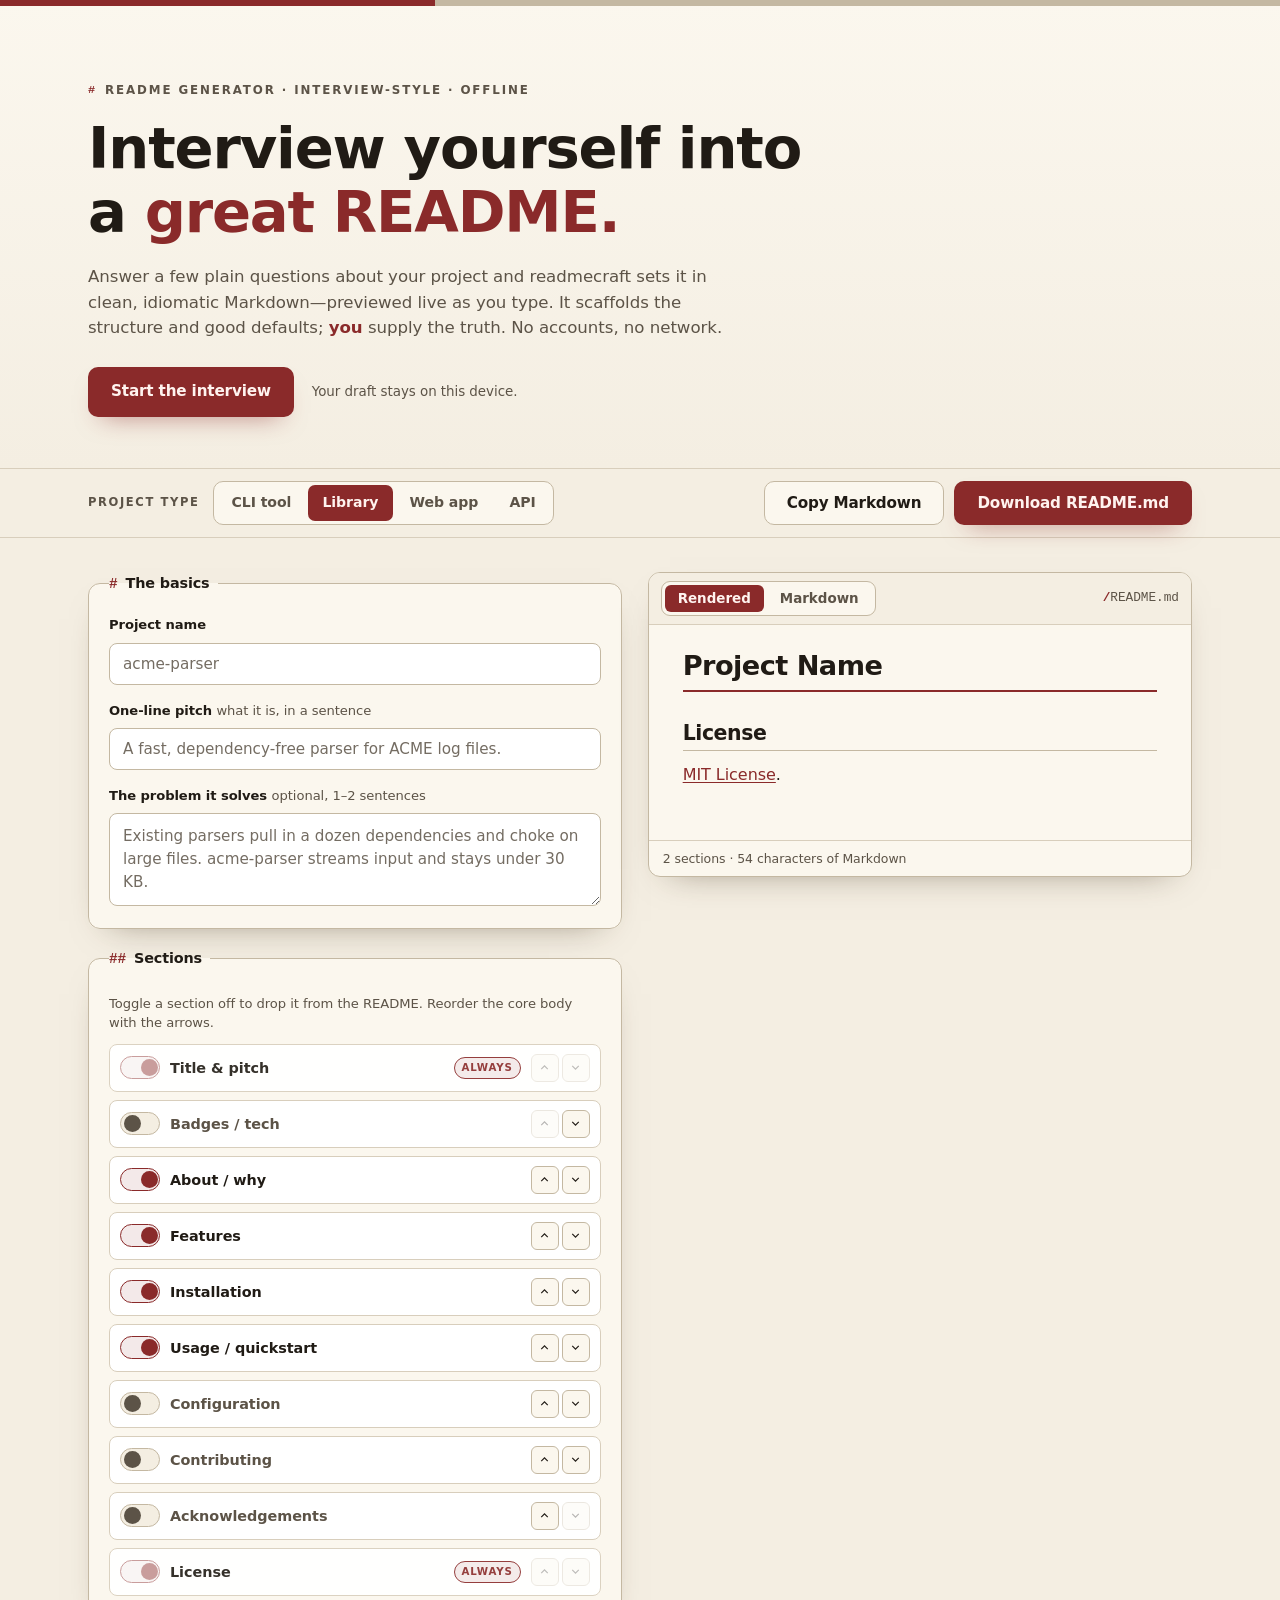
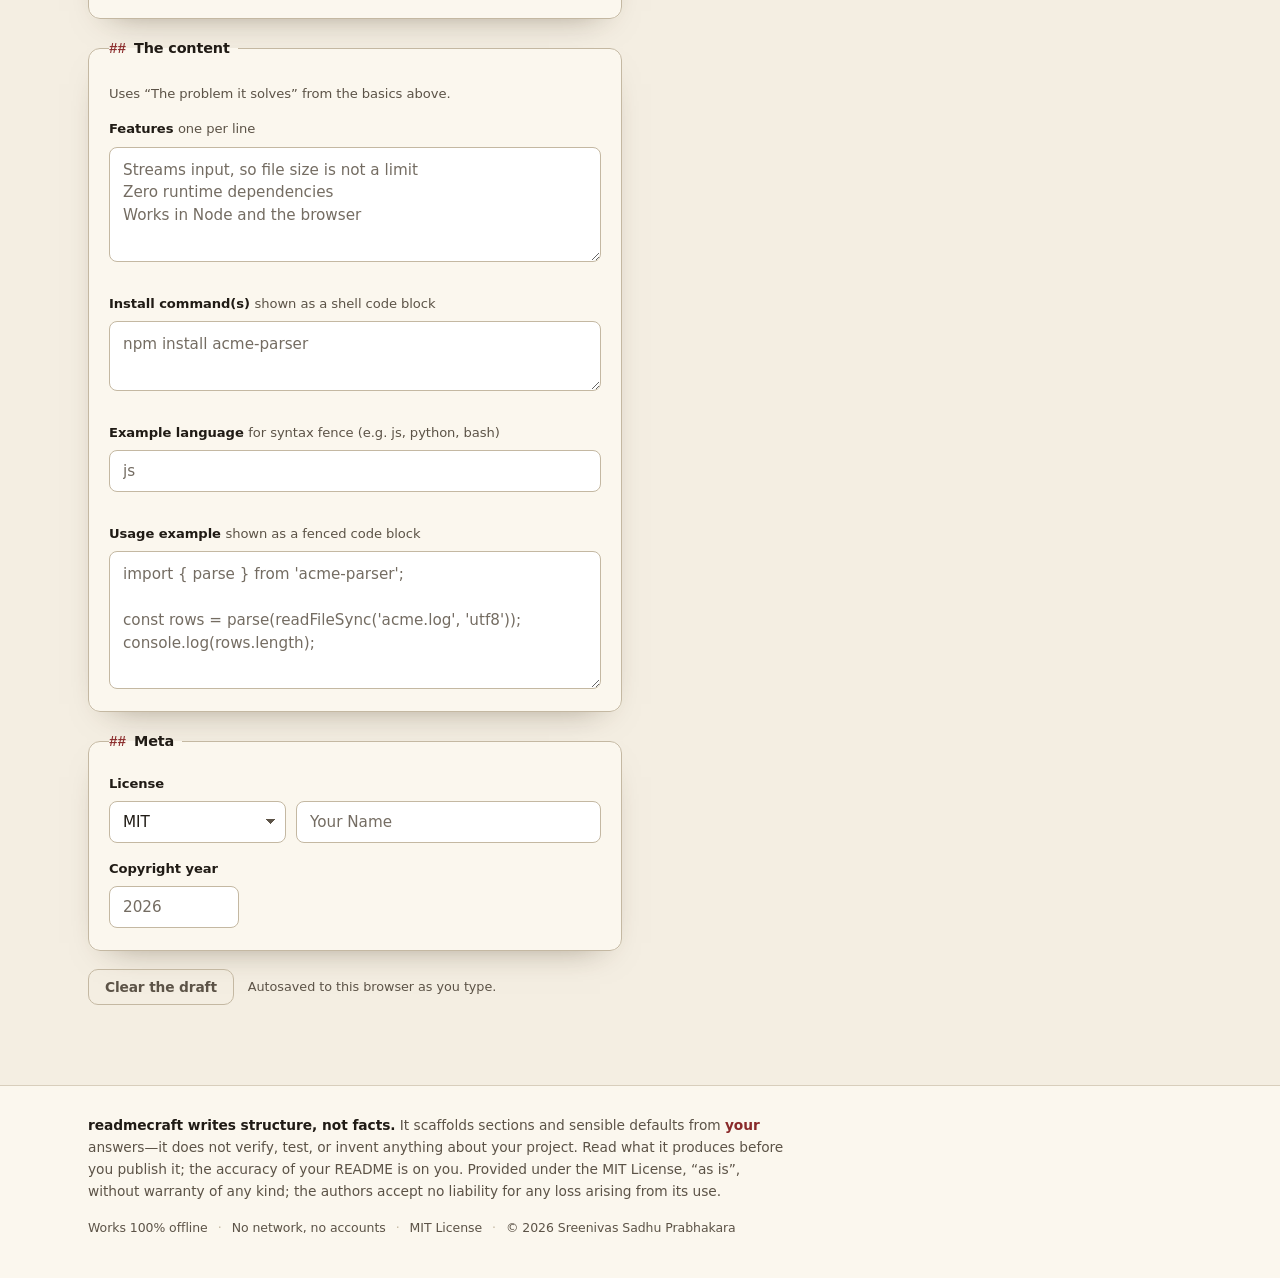
<file: index.html>
<!doctype html>
<html lang="en">
<head>
  <meta charset="utf-8">
  <meta name="viewport" content="width=device-width, initial-scale=1">
  <meta http-equiv="Content-Security-Policy" content="default-src 'self'; connect-src 'none'; img-src 'self' data:; base-uri 'none'; form-action 'none'; frame-ancestors 'none'; object-src 'none'">
  <title>readmecraft — interview yourself into a great README</title>
  <meta name="description" content="Answer a few plain questions about your project and readmecraft writes a clean, idiomatic README.md — live preview, copy or download, works fully offline. Your answers never leave your device.">
  <meta name="color-scheme" content="light dark">
  <link rel="canonical" href="https://sreenivas-sadhu-prabhakara.github.io/readmecraft/">
  <meta name="robots" content="index, follow, max-image-preview:large">
  <meta name="author" content="Sreenivas Sadhu Prabhakara">
  <meta name="keywords" content="README generator, README.md template, how to write a README, markdown README, project README example, README maker, open source README, README sections, offline README generator, github readme">
  <meta name="theme-color" content="#F4EEE2" media="(prefers-color-scheme: light)">
  <meta name="theme-color" content="#181410" media="(prefers-color-scheme: dark)">

  <!-- Open Graph -->
  <meta property="og:type" content="website">
  <meta property="og:site_name" content="readmecraft">
  <meta property="og:title" content="readmecraft — interview yourself into a great README">
  <meta property="og:description" content="Answer a few plain questions about your project and readmecraft writes a clean, idiomatic README.md — live preview, copy or download, works fully offline.">
  <meta property="og:url" content="https://sreenivas-sadhu-prabhakara.github.io/readmecraft/">
  <meta property="og:locale" content="en_US">
  <meta property="og:image" content="https://sreenivas-sadhu-prabhakara.github.io/readmecraft/og-image.png">
  <meta property="og:image:width" content="1200">
  <meta property="og:image:height" content="630">
  <meta property="og:image:alt" content="readmecraft — interview yourself into a great README">

  <!-- Twitter -->
  <meta name="twitter:card" content="summary_large_image">
  <meta name="twitter:title" content="readmecraft — interview yourself into a great README">
  <meta name="twitter:description" content="Answer a few plain questions about your project and readmecraft writes a clean, idiomatic README.md — live preview, copy or download, works fully offline.">
  <meta name="twitter:image" content="https://sreenivas-sadhu-prabhakara.github.io/readmecraft/og-image.png">
  <meta name="twitter:image:alt" content="readmecraft — interview yourself into a great README">

  <link rel="stylesheet" href="styles.css">
  <link rel="icon" href="favicon.svg" type="image/svg+xml">
  <link rel="apple-touch-icon" href="apple-touch-icon.png">
  <link rel="manifest" href="manifest.webmanifest">

  <!-- Structured data (data block; not affected by script-src) -->
  <script type="application/ld+json">
  {
    "@context": "https://schema.org",
    "@type": "WebApplication",
    "name": "readmecraft",
    "description": "An interview-style README generator that turns plain answers about your project into a clean, idiomatic README.md with a live preview. Copy or download the Markdown. Private and works fully offline.",
    "url": "https://sreenivas-sadhu-prabhakara.github.io/readmecraft/",
    "applicationCategory": "DeveloperApplication",
    "operatingSystem": "Any (modern web browser)",
    "browserRequirements": "Requires a modern web browser with JavaScript enabled.",
    "isAccessibleForFree": true,
    "offers": { "@type": "Offer", "price": "0", "priceCurrency": "USD" },
    "license": "https://opensource.org/licenses/MIT",
    "author": { "@type": "Person", "name": "Sreenivas Sadhu Prabhakara" },
    "softwareVersion": "0.1.0",
    "featureList": [
      "Interview-style form with sensible section defaults",
      "Project-type presets: CLI tool, library, web app, API",
      "Live Markdown preview rendered as you type",
      "Toggle sections on and off, reorder the core ones",
      "Copy Markdown or download a real README.md",
      "Draft saved locally; runs 100% offline in your browser"
    ]
  }
  </script>
  <script type="application/ld+json">
  {
    "@context": "https://schema.org",
    "@type": "FAQPage",
    "mainEntity": [
      {
        "@type": "Question",
        "name": "Does readmecraft write my README for me?",
        "acceptedAnswer": {
          "@type": "Answer",
          "text": "It scaffolds the structure and supplies good defaults, but you supply the facts. readmecraft turns your answers into clean, idiomatic Markdown — it never invents claims about your project, so what it exports is only as true as what you type in."
        }
      },
      {
        "@type": "Question",
        "name": "Is my project information sent anywhere?",
        "acceptedAnswer": {
          "@type": "Answer",
          "text": "No. readmecraft runs entirely in your browser and a strict Content-Security-Policy blocks all network requests. Your draft is saved only in your browser's local storage, on your own device."
        }
      },
      {
        "@type": "Question",
        "name": "What do I get out of it?",
        "acceptedAnswer": {
          "@type": "Answer",
          "text": "A real README.md file. Preview it live, copy the Markdown to your clipboard, or download the file directly — no build step, no account, and it works offline."
        }
      }
    ]
  }
  </script>
</head>
<body>
  <a class="skip-link" href="#workshop">Skip to the editor</a>

  <!-- ============ HERO ============ -->
  <header class="hero" id="top">
    <div class="hero__rule" aria-hidden="true"></div>
    <div class="hero__inner">
      <p class="eyebrow"><span class="hash">#</span> README generator &middot; interview-style &middot; offline</p>
      <h1 class="hero__title">Interview yourself into a <span class="hero__accent">great README.</span></h1>
      <p class="hero__lede">
        Answer a few plain questions about your project and readmecraft sets it in clean,
        idiomatic Markdown&mdash;previewed live as you type. It scaffolds the structure and good
        defaults; <em>you</em> supply the truth. No accounts, no network.
      </p>
      <div class="hero__cta">
        <a class="btn btn--primary" href="#workshop">Start the interview</a>
        <span class="hero__note">Your draft stays on this device.</span>
      </div>
    </div>
  </header>

  <main>
    <!-- ============ TOOLBAR ============ -->
    <section class="toolbar" id="workshop" aria-label="Preset and actions">
      <div class="toolbar__inner">
        <div class="toolbar__presets">
          <span class="toolbar__label" id="presetLabel">Project type</span>
          <div class="segmented" role="radiogroup" aria-labelledby="presetLabel">
            <label class="seg"><input type="radio" name="preset" value="cli"><span>CLI tool</span></label>
            <label class="seg"><input type="radio" name="preset" value="library" checked><span>Library</span></label>
            <label class="seg"><input type="radio" name="preset" value="webapp"><span>Web app</span></label>
            <label class="seg"><input type="radio" name="preset" value="api"><span>API</span></label>
          </div>
        </div>
        <div class="toolbar__actions">
          <button type="button" class="btn btn--ghost" id="copyBtn" data-copy-label="Copy Markdown">Copy Markdown</button>
          <button type="button" class="btn btn--primary" id="downloadBtn">Download README.md</button>
        </div>
      </div>
    </section>

    <div class="workspace">
      <!-- ============ THE INTERVIEW ============ -->
      <form class="interview" id="interview" novalidate aria-label="README interview">
        <fieldset class="panel">
          <legend class="panel__legend"><span class="hash">#</span> The basics</legend>
          <div class="field">
            <label for="name">Project name</label>
            <input type="text" id="name" name="name" autocomplete="off" spellcheck="false" placeholder="acme-parser">
          </div>
          <div class="field">
            <label for="tagline">One-line pitch <span class="field__sub">what it is, in a sentence</span></label>
            <input type="text" id="tagline" name="tagline" autocomplete="off" placeholder="A fast, dependency-free parser for ACME log files.">
          </div>
          <div class="field">
            <label for="problem">The problem it solves <span class="field__sub">optional, 1&ndash;2 sentences</span></label>
            <textarea id="problem" name="problem" rows="3" placeholder="Existing parsers pull in a dozen dependencies and choke on large files. acme-parser streams input and stays under 30 KB."></textarea>
          </div>
        </fieldset>

        <fieldset class="panel">
          <legend class="panel__legend"><span class="hash">##</span> Sections</legend>
          <p class="panel__hint">Toggle a section off to drop it from the README. Reorder the core body with the arrows.</p>
          <ul class="sections" id="sections" aria-label="README sections"></ul>
        </fieldset>

        <fieldset class="panel" id="contentPanel">
          <legend class="panel__legend"><span class="hash">##</span> The content</legend>
          <div class="fields" id="contentFields"></div>
        </fieldset>

        <fieldset class="panel">
          <legend class="panel__legend"><span class="hash">##</span> Meta</legend>
          <div class="field">
            <label for="license">License</label>
            <div class="row">
              <select id="license" name="license">
                <option value="MIT">MIT</option>
                <option value="Apache-2.0">Apache-2.0</option>
                <option value="GPL-3.0">GPL-3.0</option>
                <option value="BSD-3-Clause">BSD-3-Clause</option>
                <option value="MPL-2.0">MPL-2.0</option>
                <option value="Unlicense">The Unlicense</option>
                <option value="none">No license stated</option>
              </select>
              <input type="text" id="author" name="author" autocomplete="off" placeholder="Your Name" aria-label="Copyright holder">
            </div>
          </div>
          <div class="field">
            <label for="year">Copyright year</label>
            <input type="text" id="year" name="year" inputmode="numeric" autocomplete="off" placeholder="2026" class="input--short">
          </div>
        </fieldset>

        <div class="interview__reset">
          <button type="button" class="btn btn--quiet" id="resetBtn">Clear the draft</button>
          <span class="interview__note">Autosaved to this browser as you type.</span>
        </div>
      </form>

      <!-- ============ PREVIEW ============ -->
      <section class="preview" aria-label="README preview">
        <div class="preview__bar">
          <div class="preview__tabs" role="tablist" aria-label="Preview mode">
            <button type="button" class="tab is-active" id="tabRendered" role="tab" aria-selected="true" aria-controls="paneRendered">Rendered</button>
            <button type="button" class="tab" id="tabSource" role="tab" aria-selected="false" aria-controls="paneSource">Markdown</button>
          </div>
          <span class="preview__file"><span class="hash">/</span>README.md</span>
        </div>
        <div class="preview__scroll">
          <article class="md" id="paneRendered" role="tabpanel" aria-labelledby="tabRendered"></article>
          <pre class="src" id="paneSource" role="tabpanel" aria-labelledby="tabSource" hidden tabindex="0"><code id="srcCode"></code></pre>
        </div>
        <p class="preview__status" id="status" role="status" aria-live="polite"></p>
      </section>
    </div>
  </main>

  <!-- ============ FOOTER ============ -->
  <footer class="foot">
    <div class="foot__inner">
      <p class="foot__disclaimer">
        <strong>readmecraft writes structure, not facts.</strong> It scaffolds sections and
        sensible defaults from <em>your</em> answers&mdash;it does not verify, test, or invent
        anything about your project. Read what it produces before you publish it; the accuracy of
        your README is on you. Provided under the MIT License, &ldquo;as is&rdquo;, without warranty
        of any kind; the authors accept no liability for any loss arising from its use.
      </p>
      <p class="foot__meta">
        <span>Works 100% offline</span><span class="foot__dot">&middot;</span>
        <span>No network, no accounts</span><span class="foot__dot">&middot;</span>
        <span>MIT&nbsp;License</span><span class="foot__dot">&middot;</span>
        <span>&copy; 2026 Sreenivas&nbsp;Sadhu&nbsp;Prabhakara</span>
      </p>
    </div>
  </footer>

  <script src="app.js" defer></script>
</body>
</html>
</file>
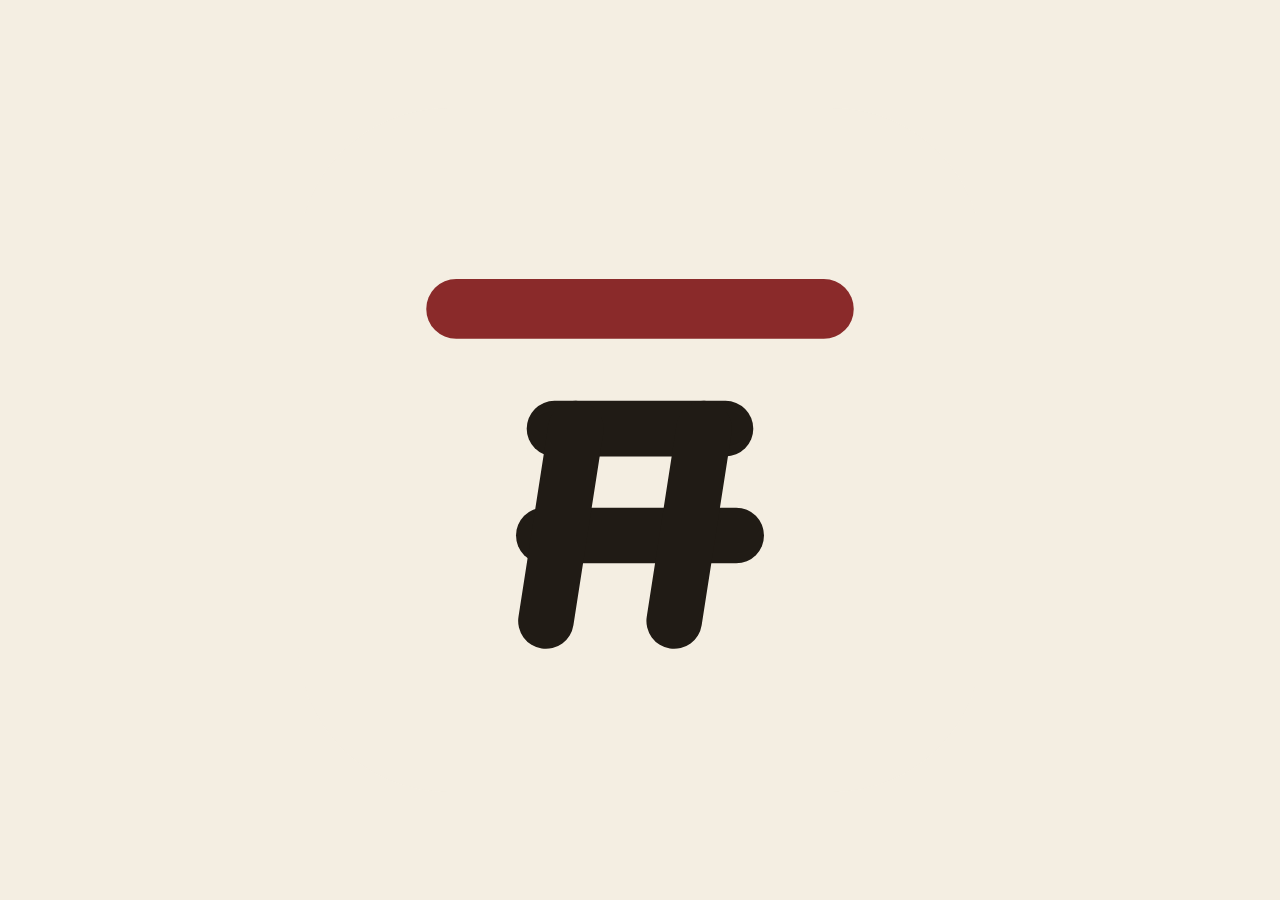
<file: assets/icon.html>
<!doctype html>
<html lang="en">
<head>
<meta charset="utf-8">
<style>
  * { box-sizing: border-box; margin: 0; padding: 0; }
  html, body { width: 100%; height: 100%; overflow: hidden; background: #F4EEE2; }
  body { display: grid; place-items: center; }
  /* 12% safe padding on each side -> mark fills the middle 76vmin */
  .mark { width: 76vmin; height: 76vmin; display: block; }
</style>
</head>
<body>
  <svg class="mark" viewBox="0 0 32 32" aria-hidden="true">
    <rect width="32" height="32" rx="7" fill="#F4EEE2"/>
    <rect x="6" y="8" width="20" height="2.8" rx="1.4" fill="#8A2A2A"/>
    <g fill="none" stroke="#201B15" stroke-width="2.6" stroke-linecap="round">
      <path d="M12 15h8"/>
      <path d="M11.5 20h9"/>
      <path d="M13 15l-1.4 9"/>
      <path d="M19 15l-1.4 9"/>
    </g>
  </svg>
</body>
</html>
</file>
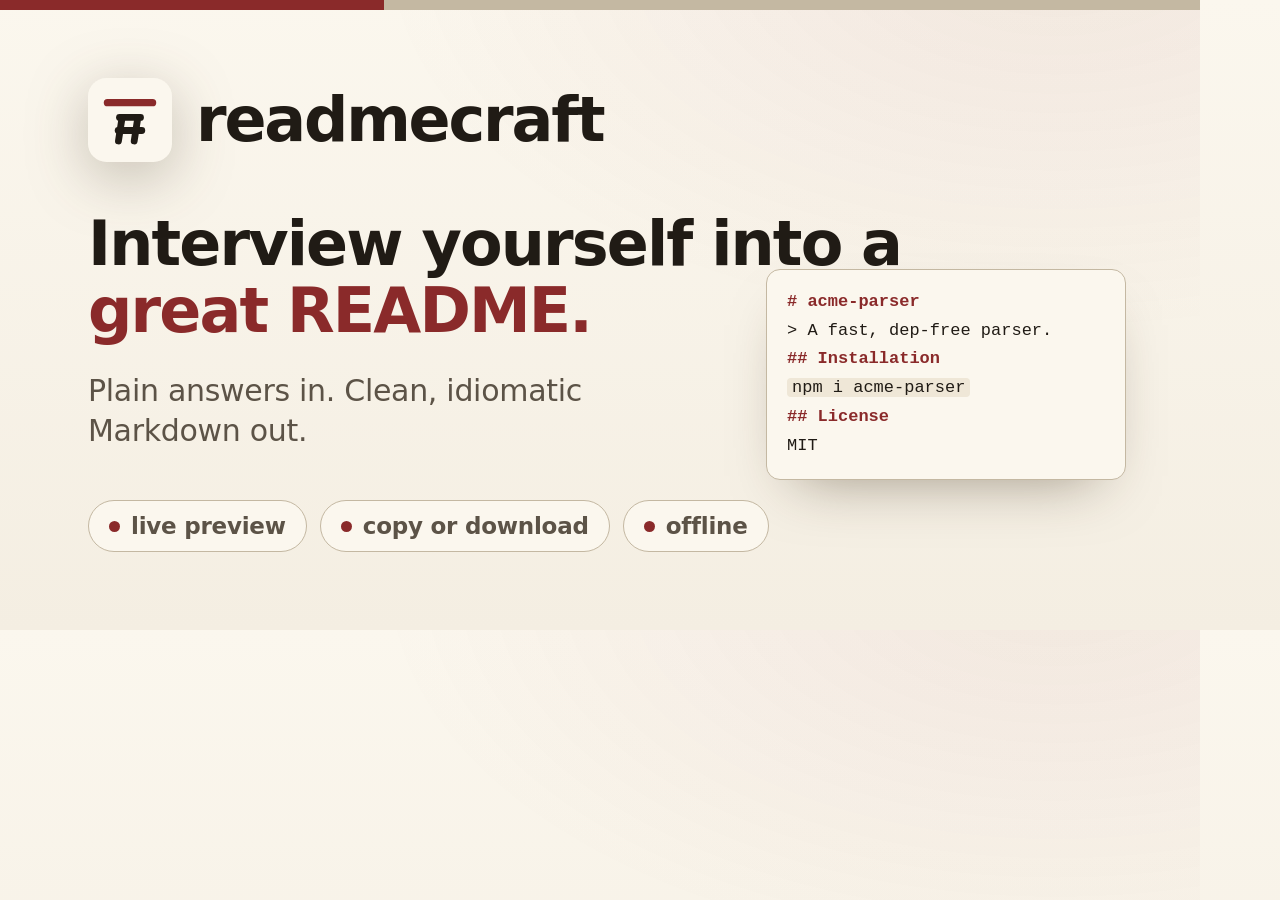
<file: assets/og.html>
<!doctype html>
<html lang="en">
<head>
<meta charset="utf-8">
<style>
  :root {
    --paper:   #F4EEE2;
    --paper2:  #FBF7EE;
    --ink:     #201B15;
    --ink-soft:#5C5347;
    --rule:    #D8CEBC;
    --rule2:   #C4B8A2;
    --oxblood: #8A2A2A;
    --code-bg: #EFE7D7;
    --sans: system-ui, -apple-system, "Segoe UI", Roboto, Helvetica, Arial, sans-serif;
    --mono: ui-monospace, "SF Mono", Menlo, Consolas, "Liberation Mono", monospace;
  }
  * { box-sizing: border-box; margin: 0; padding: 0; }
  html, body { width: 1200px; height: 630px; overflow: hidden; }
  body {
    position: relative;
    background:
      radial-gradient(1100px 620px at 88% -8%, rgba(138,42,42,0.08), transparent 62%),
      linear-gradient(180deg, var(--paper2) 0%, var(--paper) 100%);
    font-family: var(--sans);
    color: var(--ink);
    -webkit-font-smoothing: antialiased;
  }
  /* top press-rule: oxblood + rule, the heading motif */
  .toprule { position: absolute; top: 0; left: 0; right: 0; height: 10px;
    background: linear-gradient(90deg, var(--oxblood) 0 32%, var(--rule2) 32% 100%); }

  .frame { position: absolute; inset: 0; padding: 78px 88px;
    display: flex; flex-direction: column; justify-content: space-between; }

  .brand { display: flex; align-items: center; gap: 24px; }
  .mark { width: 84px; height: 84px; display: block;
    filter: drop-shadow(0 14px 30px rgba(58,42,20,0.28)); }
  .wordmark { font-size: 62px; font-weight: 800; letter-spacing: -0.035em; line-height: 1; color: var(--ink); }
  .wordmark .hash { font-family: var(--mono); color: var(--oxblood); font-weight: 700; }

  .headline { max-width: 940px; }
  .headline h1 { font-size: 62px; font-weight: 800; letter-spacing: -0.03em; line-height: 1.08; color: var(--ink); }
  .headline h1 .accent { color: var(--oxblood); }
  .headline p { margin-top: 26px; font-size: 30px; font-weight: 500; letter-spacing: -0.01em;
    color: var(--ink-soft); line-height: 1.34; max-width: 30ch; }

  /* faux README card echoing the product */
  .snip { position: absolute; right: 74px; bottom: 150px;
    width: 360px; background: var(--paper2);
    border: 1px solid var(--rule2); border-radius: 14px;
    padding: 18px 20px; box-shadow: 0 26px 60px -30px rgba(58,42,20,0.5);
    font-family: var(--mono); font-size: 17px; line-height: 1.7; color: var(--ink-soft); }
  .snip .h { color: var(--oxblood); font-weight: 700; }
  .snip .b { color: var(--ink); }
  .snip .code { background: var(--code-bg); border-radius: 4px; padding: 0 5px; color: var(--ink); }

  .chips { display: flex; align-items: center; gap: 13px; }
  .chip { display: inline-flex; align-items: center; gap: 11px;
    padding: 12px 20px; border: 1px solid var(--rule2); border-radius: 999px;
    background: var(--paper2); font-size: 23px; font-weight: 600; letter-spacing: -0.01em; color: var(--ink-soft); }
  .chip .dot { width: 11px; height: 11px; border-radius: 50%; background: var(--oxblood); }
</style>
</head>
<body>
  <div class="toprule"></div>

  <div class="snip">
    <div class="h"># acme-parser</div>
    <div class="b">&gt; A fast, dep-free parser.</div>
    <div class="h">## Installation</div>
    <div><span class="code">npm i acme-parser</span></div>
    <div class="h">## License</div>
    <div class="b">MIT</div>
  </div>

  <div class="frame">
    <div class="brand">
      <svg class="mark" viewBox="0 0 32 32" aria-hidden="true">
        <rect width="32" height="32" rx="7" fill="#FBF7EE"/>
        <rect x="6" y="8" width="20" height="2.8" rx="1.4" fill="#8A2A2A"/>
        <g fill="none" stroke="#201B15" stroke-width="2.6" stroke-linecap="round">
          <path d="M12 15h8"/><path d="M11.5 20h9"/>
          <path d="M13 15l-1.4 9"/><path d="M19 15l-1.4 9"/>
        </g>
      </svg>
      <span class="wordmark">readmecraft</span>
    </div>

    <div class="headline">
      <h1>Interview yourself into a<br><span class="accent">great README.</span></h1>
      <p>Plain answers in. Clean, idiomatic Markdown out.</p>
    </div>

    <div class="chips">
      <span class="chip"><span class="dot"></span>live preview</span>
      <span class="chip"><span class="dot"></span>copy or download</span>
      <span class="chip"><span class="dot"></span>offline</span>
    </div>
  </div>
</body>
</html>
</file>
<file: styles.css>
/* ============================================================
   readmecraft — markdown workshop / letterpress.
   Warm paper + ink-black + oxblood. Light-first, dark scheme.
   ============================================================ */

:root {
  /* --- light (default): warm paper + ink --- */
  --paper:    #F4EEE2;   /* page */
  --paper2:   #FBF7EE;   /* raised card */
  --ink:      #201B15;   /* body text on paper — ~13.5:1 */
  --ink-soft: #5C5347;   /* muted text on paper — ~5.6:1 */
  --rule:     #D8CEBC;   /* hairlines */
  --rule2:    #C4B8A2;   /* stronger borders */
  --oxblood:  #8A2A2A;   /* the one ink accent — ~6.4:1 on paper */
  --oxblood-deep: #6E2020;
  --oxblood-dim:  rgba(138, 42, 42, 0.10);
  --field:    #FFFFFF;
  --code-bg:  #EFE7D7;   /* inline code chip */
  --sel:      rgba(138, 42, 42, 0.16);

  --sans: system-ui, -apple-system, "Segoe UI", Roboto, Helvetica, Arial, sans-serif;
  --mono: ui-monospace, "SF Mono", Menlo, Consolas, "Liberation Mono", monospace;

  --radius: 12px;
  --radius-sm: 8px;
  --wrap: 1200px;
  --ease: cubic-bezier(0.22, 0.61, 0.36, 1);
  --shadow: 0 14px 34px -22px rgba(58, 42, 20, 0.55);
}

@media (prefers-color-scheme: dark) {
  :root {
    --paper:    #181410;   /* near-black warm ink */
    --paper2:   #211B15;
    --ink:      #F1E9DB;   /* ~14:1 on paper */
    --ink-soft: #B7AC99;   /* ~7.4:1 on paper */
    --rule:     #33291F;
    --rule2:    #4A3C2C;
    --oxblood:  #E8927E;   /* lightened terracotta for dark — ~7.3:1 */
    --oxblood-deep: #F0A793;
    --oxblood-dim:  rgba(232, 146, 126, 0.14);
    --field:    #120E0A;
    --code-bg:  #2A2119;
    --sel:      rgba(232, 146, 126, 0.22);
    --shadow: 0 18px 44px -24px rgba(0, 0, 0, 0.8);
  }
}

* { box-sizing: border-box; }
html { -webkit-text-size-adjust: 100%; }

body {
  margin: 0;
  background: var(--paper);
  color: var(--ink);
  font-family: var(--sans);
  font-size: 16px;
  line-height: 1.55;
  letter-spacing: -0.003em;
  -webkit-font-smoothing: antialiased;
  text-rendering: optimizeLegibility;
}

/* faint letterpress grain: repeating horizontal "ruling" behind the page */
body::before {
  content: "";
  position: fixed;
  inset: 0;
  z-index: -1;
  pointer-events: none;
  background:
    radial-gradient(1100px 600px at 88% -6%, var(--oxblood-dim), transparent 62%);
}

::selection { background: var(--sel); }

h1, h2, h3, h4 { margin: 0; font-weight: 700; letter-spacing: -0.02em; line-height: 1.12; }
p { margin: 0; }
em { font-style: normal; color: var(--ink); }

.hash {
  font-family: var(--mono);
  color: var(--oxblood);
  font-weight: 700;
}

.skip-link {
  position: absolute; left: 12px; top: -60px;
  background: var(--oxblood); color: #FFF3EF;
  padding: 10px 16px; border-radius: 10px; font-weight: 700;
  z-index: 50; transition: top 0.18s var(--ease); text-decoration: none;
}
.skip-link:focus { top: 12px; }
@media (prefers-color-scheme: dark) {
  /* --oxblood is a light terracotta in dark mode; keep the skip-link
     legible by darkening its text (matches the button treatment). */
  .skip-link { color: #2A0F0B; }
}

/* shared focus ring */
a:focus-visible,
button:focus-visible,
input:focus-visible,
textarea:focus-visible,
select:focus-visible,
[tabindex]:focus-visible,
.seg:focus-within {
  outline: 3px solid var(--oxblood);
  outline-offset: 2px;
  border-radius: 6px;
}

.eyebrow {
  font-size: 0.74rem;
  text-transform: uppercase;
  letter-spacing: 0.16em;
  color: var(--ink-soft);
  font-weight: 700;
  display: inline-flex; align-items: center; gap: 8px;
}

/* ============================================================
   HERO — heading rule motif
   ============================================================ */
.hero {
  position: relative;
  border-bottom: 1px solid var(--rule);
  background:
    linear-gradient(180deg, var(--paper2) 0%, var(--paper) 100%);
}
.hero__rule {
  position: absolute;
  left: 0; right: 0; top: 0; height: 6px;
  background: linear-gradient(90deg, var(--oxblood) 0 34%, var(--rule2) 34% 100%);
}
.hero__inner {
  max-width: var(--wrap);
  margin: 0 auto;
  padding: clamp(40px, 6vw, 76px) clamp(20px, 5vw, 48px) clamp(34px, 4vw, 52px);
}
.hero__title {
  font-size: clamp(2.1rem, 5.6vw, 3.6rem);
  margin: 16px 0 0;
  max-width: 18ch;
}
.hero__accent { color: var(--oxblood); }
.hero__lede {
  margin-top: 18px;
  max-width: 62ch;
  color: var(--ink-soft);
  font-size: clamp(1rem, 1.3vw, 1.12rem);
}
.hero__lede em { color: var(--oxblood); font-weight: 600; }
.hero__cta {
  margin-top: 26px;
  display: flex; align-items: center; gap: 18px; flex-wrap: wrap;
}
.hero__note { font-size: 0.84rem; color: var(--ink-soft); }

/* ============================================================
   BUTTONS
   ============================================================ */
.btn {
  font-family: var(--sans);
  font-weight: 700;
  font-size: 0.95rem;
  letter-spacing: -0.01em;
  border-radius: 10px;
  cursor: pointer;
  border: 1px solid transparent;
  padding: 12px 22px;
  text-decoration: none;
  display: inline-flex; align-items: center; gap: 8px;
  transition: transform 0.12s var(--ease), background 0.16s var(--ease), border-color 0.16s var(--ease), color 0.16s var(--ease);
}
.btn:active { transform: translateY(1px); }
.btn--primary {
  background: var(--oxblood);
  color: #FFF3EF;
  box-shadow: 0 12px 26px -14px rgba(138, 42, 42, 0.6);
}
.btn--primary:hover { background: var(--oxblood-deep); }
@media (prefers-color-scheme: dark) {
  .btn--primary { color: #2A0F0B; box-shadow: none; }
}
.btn--ghost {
  background: var(--paper2);
  color: var(--ink);
  border-color: var(--rule2);
}
.btn--ghost:hover { border-color: var(--oxblood); color: var(--oxblood); }
.btn--ghost.is-done { border-color: var(--oxblood); color: var(--oxblood); }
.btn--quiet {
  background: transparent;
  color: var(--ink-soft);
  border-color: var(--rule2);
  padding: 9px 16px;
  font-size: 0.86rem;
}
.btn--quiet:hover { color: var(--oxblood); border-color: var(--oxblood); }

/* ============================================================
   TOOLBAR (sticky)
   ============================================================ */
.toolbar {
  position: sticky;
  top: 0;
  z-index: 20;
  background: color-mix(in srgb, var(--paper) 88%, transparent);
  backdrop-filter: blur(10px);
  -webkit-backdrop-filter: blur(10px);
  border-bottom: 1px solid var(--rule);
}
.toolbar__inner {
  max-width: var(--wrap);
  margin: 0 auto;
  padding: 12px clamp(20px, 5vw, 48px);
  display: flex; align-items: center; justify-content: space-between;
  gap: 16px 24px; flex-wrap: wrap;
}
.toolbar__presets { display: flex; align-items: center; gap: 14px; flex-wrap: wrap; }
.toolbar__label {
  font-size: 0.72rem; text-transform: uppercase; letter-spacing: 0.14em;
  font-weight: 700; color: var(--ink-soft);
}
.toolbar__actions { display: flex; gap: 10px; flex-wrap: wrap; }

/* segmented control */
.segmented {
  display: inline-flex; gap: 3px;
  background: var(--paper2);
  border: 1px solid var(--rule2);
  border-radius: 10px;
  padding: 3px;
  flex-wrap: wrap;
}
.seg { position: relative; }
.seg input { position: absolute; opacity: 0; inset: 0; cursor: pointer; margin: 0; }
.seg span {
  display: block; text-align: center;
  padding: 7px 14px;
  border-radius: 7px;
  font-weight: 600; font-size: 0.88rem;
  color: var(--ink-soft);
  cursor: pointer;
  white-space: nowrap;
  transition: background 0.16s var(--ease), color 0.16s var(--ease);
}
.seg input:hover + span { color: var(--ink); }
.seg input:checked + span { background: var(--oxblood); color: #FFF3EF; }
@media (prefers-color-scheme: dark) {
  .seg input:checked + span { color: #2A0F0B; }
}

/* ============================================================
   WORKSPACE — two columns
   ============================================================ */
.workspace {
  max-width: var(--wrap);
  margin: 0 auto;
  padding: clamp(22px, 3vw, 34px) clamp(20px, 5vw, 48px) clamp(48px, 7vw, 80px);
  display: grid;
  grid-template-columns: minmax(0, 1fr) minmax(0, 1.02fr);
  gap: 26px;
  align-items: start;
}

/* ============================================================
   INTERVIEW form
   ============================================================ */
.interview { display: flex; flex-direction: column; gap: 18px; min-width: 0; }

.panel {
  border: 1px solid var(--rule2);
  background: var(--paper2);
  border-radius: var(--radius);
  padding: 20px 20px 22px;
  margin: 0;
  min-width: 0;
  box-shadow: var(--shadow);
}
.panel__legend {
  font-size: 0.9rem;
  font-weight: 700;
  letter-spacing: -0.01em;
  color: var(--ink);
  padding: 0 8px 0 0;
  display: inline-flex; align-items: baseline; gap: 8px;
}
.panel__hint {
  margin-top: 4px;
  font-size: 0.82rem; color: var(--ink-soft); line-height: 1.45;
}

.field { display: flex; flex-direction: column; gap: 7px; }
.field + .field { margin-top: 16px; }
.fields { display: flex; flex-direction: column; gap: 16px; }
.fields:empty::after {
  content: "This section has no free-text fields — its content comes from the basics above.";
  color: var(--ink-soft); font-size: 0.85rem;
}
.field label,
.fields > .field > label {
  font-size: 0.82rem; font-weight: 700; color: var(--ink);
  letter-spacing: -0.005em;
}
.field__sub { color: var(--ink-soft); font-weight: 500; }

input[type="text"],
textarea,
select {
  font-family: var(--sans);
  font-size: 0.95rem;
  color: var(--ink);
  background: var(--field);
  border: 1px solid var(--rule2);
  border-radius: var(--radius-sm);
  padding: 11px 13px;
  width: 100%;
  transition: border-color 0.16s var(--ease), box-shadow 0.16s var(--ease);
}
input[type="text"]::placeholder,
textarea::placeholder { color: var(--ink-soft); opacity: 0.85; }
input[type="text"]:hover,
textarea:hover,
select:hover { border-color: var(--oxblood); }
input[type="text"]:focus,
textarea:focus { border-color: var(--oxblood); }
textarea { resize: vertical; line-height: 1.5; min-height: 66px; }
.input--short { max-width: 130px; }
.mono-input { font-family: var(--mono); font-size: 0.9rem; }
.row { display: flex; gap: 10px; flex-wrap: wrap; }
.row select { flex: 0 0 auto; width: auto; min-width: 150px; }
.row input { flex: 1 1 160px; }
select {
  cursor: pointer;
  appearance: none;
  -webkit-appearance: none;
  background-image: linear-gradient(45deg, transparent 50%, var(--ink-soft) 50%), linear-gradient(135deg, var(--ink-soft) 50%, transparent 50%);
  background-position: right 14px center, right 9px center;
  background-size: 5px 5px, 5px 5px;
  background-repeat: no-repeat;
  padding-right: 30px;
}

/* section toggles + reorder */
.sections { list-style: none; margin: 12px 0 0; padding: 0; display: flex; flex-direction: column; gap: 8px; }
.section-row {
  display: flex; align-items: center; gap: 10px;
  padding: 9px 10px;
  border: 1px solid var(--rule);
  border-radius: var(--radius-sm);
  background: var(--field);
}
.section-row.is-fixed { opacity: 0.9; }
.section-row__toggle { position: relative; display: inline-flex; flex: none; }
.section-row__toggle input { position: absolute; opacity: 0; inset: 0; cursor: pointer; margin: 0; }
.section-row__toggle span {
  width: 40px; height: 23px; border-radius: 999px;
  background: var(--paper); border: 1px solid var(--rule2);
  position: relative; cursor: pointer;
  transition: background 0.18s var(--ease), border-color 0.18s var(--ease);
}
.section-row__toggle span::after {
  content: ""; position: absolute; left: 3px; top: 2px;
  width: 17px; height: 17px; border-radius: 50%;
  background: var(--ink-soft);
  transition: transform 0.18s var(--ease), background 0.18s var(--ease);
}
.section-row__toggle input:checked + span { background: var(--oxblood-dim); border-color: var(--oxblood); }
.section-row__toggle input:checked + span::after { transform: translateX(17px); background: var(--oxblood); }
.section-row__toggle input:disabled + span { opacity: 0.5; cursor: not-allowed; }

.section-row__name {
  flex: 1; font-size: 0.9rem; font-weight: 600; color: var(--ink);
  min-width: 0;
}
.section-row.is-off .section-row__name { color: var(--ink-soft); }
.section-row__req {
  font-size: 0.64rem; font-weight: 700; text-transform: uppercase; letter-spacing: 0.08em;
  color: var(--oxblood); background: var(--oxblood-dim);
  border: 1px solid var(--oxblood); border-radius: 999px;
  padding: 2px 7px; white-space: nowrap;
}
.section-row__moves { display: flex; gap: 3px; flex: none; }
.movebtn {
  width: 28px; height: 28px; border-radius: 6px;
  border: 1px solid var(--rule2); background: var(--paper2);
  color: var(--ink); cursor: pointer;
  display: grid; place-items: center;
  font-size: 0.8rem; line-height: 1;
  transition: border-color 0.14s var(--ease), color 0.14s var(--ease);
}
.movebtn:hover:not(:disabled) { border-color: var(--oxblood); color: var(--oxblood); }
.movebtn:disabled { opacity: 0.32; cursor: not-allowed; }
.movebtn svg { width: 13px; height: 13px; stroke: currentColor; fill: none; stroke-width: 2.2; }

.interview__reset {
  display: flex; align-items: center; gap: 14px; flex-wrap: wrap;
}
.interview__note { font-size: 0.8rem; color: var(--ink-soft); }

/* ============================================================
   PREVIEW column
   ============================================================ */
.preview {
  position: sticky;
  top: 76px;
  border: 1px solid var(--rule2);
  border-radius: var(--radius);
  background: var(--paper2);
  box-shadow: var(--shadow);
  overflow: hidden;
  display: flex; flex-direction: column;
  max-height: calc(100vh - 96px);
  min-width: 0;
}
.preview__bar {
  display: flex; align-items: center; justify-content: space-between;
  gap: 12px;
  padding: 8px 12px;
  border-bottom: 1px solid var(--rule);
  background: var(--paper);
}
.preview__tabs { display: flex; gap: 3px; background: var(--paper2); border: 1px solid var(--rule2); border-radius: 9px; padding: 3px; }
.tab {
  border: none; background: transparent;
  font-family: var(--sans); font-weight: 600; font-size: 0.84rem;
  color: var(--ink-soft); cursor: pointer;
  padding: 6px 13px; border-radius: 6px;
  transition: background 0.14s var(--ease), color 0.14s var(--ease);
}
.tab:hover { color: var(--ink); }
.tab.is-active { background: var(--oxblood); color: #FFF3EF; }
@media (prefers-color-scheme: dark) { .tab.is-active { color: #2A0F0B; } }
.preview__file {
  font-family: var(--mono); font-size: 0.8rem; color: var(--ink-soft);
  display: inline-flex; align-items: center;
}
.preview__scroll { overflow: auto; flex: 1; }
.preview__status {
  padding: 8px 14px; font-size: 0.78rem; color: var(--ink-soft);
  border-top: 1px solid var(--rule); min-height: 1em;
}

/* --- rendered markdown --- */
.md { padding: 26px clamp(20px, 3vw, 34px) 40px; max-width: 76ch; }
.md > *:first-child { margin-top: 0; }
.md h1 {
  font-size: 1.7rem; padding-bottom: 0.3em; margin: 0 0 14px;
  border-bottom: 2px solid var(--oxblood);
}
.md h2 {
  font-size: 1.28rem; margin: 30px 0 12px; padding-bottom: 0.28em;
  border-bottom: 1px solid var(--rule2);
}
.md h3 { font-size: 1.05rem; margin: 22px 0 8px; }
.md p { margin: 0 0 12px; color: var(--ink); }
.md a { color: var(--oxblood); text-decoration: underline; text-underline-offset: 2px; }
.md a:hover { text-decoration-thickness: 2px; }
.md strong { font-weight: 700; }
.md em { font-style: italic; color: var(--ink); }
.md ul, .md ol { margin: 0 0 14px; padding-left: 1.4em; }
.md li { margin: 3px 0; }
.md code {
  font-family: var(--mono); font-size: 0.86em;
  background: var(--code-bg); color: var(--ink);
  padding: 1px 6px; border-radius: 5px;
  border: 1px solid var(--rule);
}
.md pre {
  background: var(--code-bg);
  border: 1px solid var(--rule2);
  border-left: 3px solid var(--oxblood);
  border-radius: var(--radius-sm);
  padding: 14px 16px; margin: 0 0 16px;
  overflow-x: auto;
}
.md pre code { background: none; border: none; padding: 0; font-size: 0.84rem; line-height: 1.5; color: var(--ink); }
.md blockquote {
  margin: 0 0 14px; padding: 2px 16px;
  border-left: 3px solid var(--rule2);
  color: var(--ink-soft);
}
.md hr { border: none; border-top: 1px solid var(--rule2); margin: 24px 0; }
.md .badge-row { display: flex; flex-wrap: wrap; gap: 6px; margin: 0 0 14px; }
.md .badge {
  font-family: var(--mono); font-size: 0.72rem; font-weight: 600;
  color: var(--oxblood);
  background: var(--oxblood-dim);
  border: 1px solid var(--oxblood);
  border-radius: 5px; padding: 2px 8px;
}
.md .md-empty { color: var(--ink-soft); font-style: italic; }

/* --- markdown source view (hand-tokenized highlight) --- */
.src {
  margin: 0; padding: 24px clamp(18px, 3vw, 30px) 36px;
  font-family: var(--mono); font-size: 0.84rem; line-height: 1.6;
  color: var(--ink);
  white-space: pre-wrap; word-break: break-word;
}
.src .t-h { color: var(--oxblood); font-weight: 700; }
.src .t-fence { color: var(--ink-soft); }
.src .t-bullet { color: var(--oxblood); }
.src .t-code { background: var(--code-bg); border-radius: 4px; padding: 0 3px; }
.src .t-link { color: var(--oxblood); }
.src .t-em { color: var(--ink-soft); font-style: italic; }

/* ============================================================
   FOOTER
   ============================================================ */
.foot {
  border-top: 1px solid var(--rule);
  background: var(--paper2);
}
.foot__inner {
  max-width: var(--wrap);
  margin: 0 auto;
  padding: 28px clamp(20px, 5vw, 48px) 40px;
}
.foot__disclaimer {
  font-size: 0.86rem; color: var(--ink-soft); max-width: 80ch; line-height: 1.6;
}
.foot__disclaimer strong { color: var(--ink); }
.foot__disclaimer em { color: var(--oxblood); font-weight: 600; }
.foot__meta {
  margin-top: 16px;
  display: flex; flex-wrap: wrap; gap: 8px 10px;
  font-size: 0.78rem; color: var(--ink-soft);
}
.foot__dot { color: var(--rule2); }

/* ============================================================
   RESPONSIVE
   ============================================================ */
@media (max-width: 940px) {
  .workspace { grid-template-columns: 1fr; }
  .preview {
    position: static;
    max-height: 70vh;
    order: -1;
  }
}
@media (max-width: 560px) {
  .toolbar__inner { justify-content: flex-start; }
  .toolbar__actions { width: 100%; }
  .toolbar__actions .btn { flex: 1; justify-content: center; }
  .row select, .row input { width: 100%; flex: 1 1 100%; }
}

/* ============================================================
   REDUCED MOTION
   ============================================================ */
@media (prefers-reduced-motion: reduce) {
  * { animation-duration: 0.001ms !important; transition-duration: 0.001ms !important; }
}
</file>
